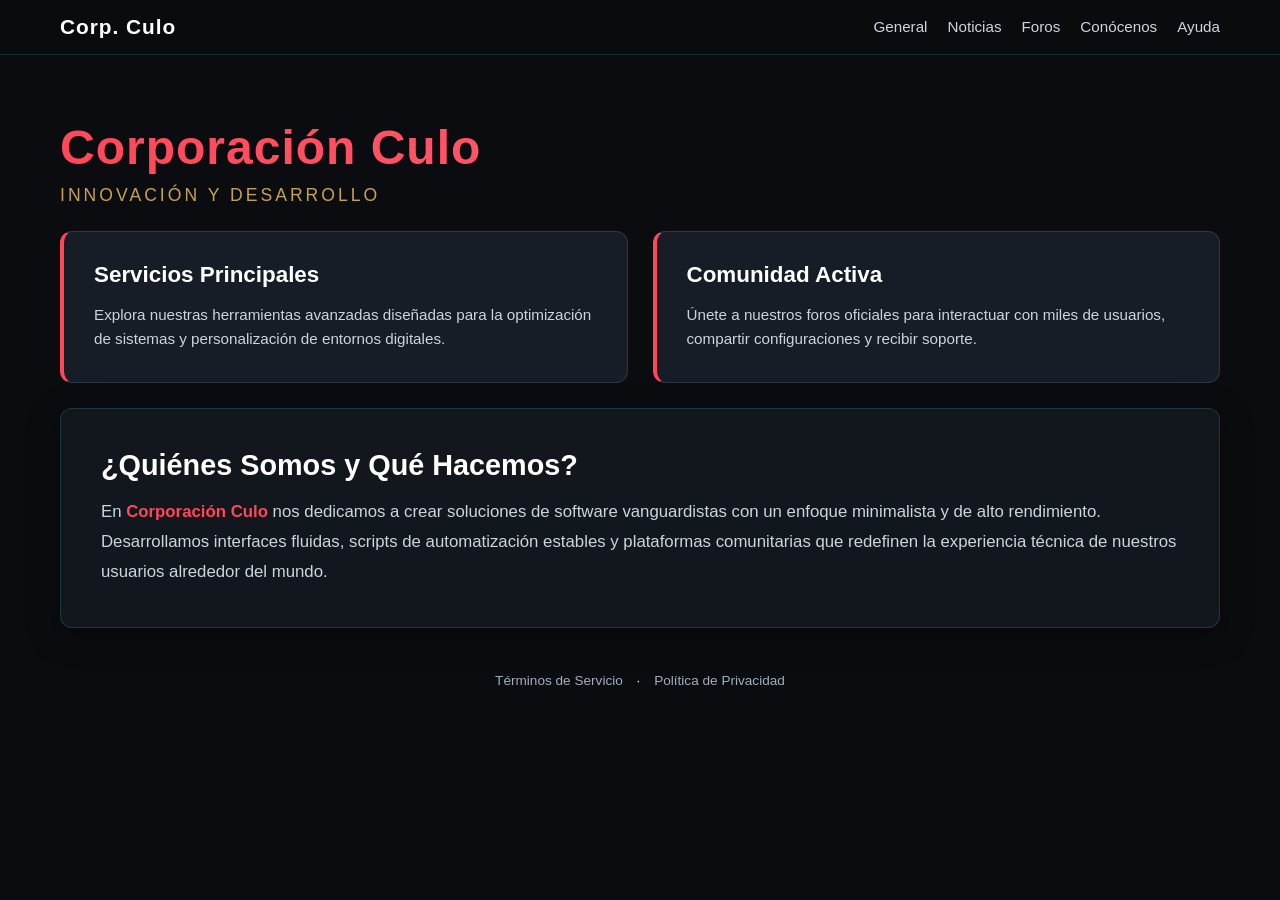
<file: index.html>
<!DOCTYPE html>
<html lang="es">
<head>
    <meta charset="UTF-8">
    <meta name="viewport" content="width=device-width, initial-scale=1.0">
    <title>Corporación Culo — Sitio Oficial</title>
    <link rel="stylesheet" href="style.css">
</head>
<body>

    <!-- Barra de Navegación -->
    <nav class="navbar">
        <div class="nav-container">
            <a href="index.html" class="nav-logo">Corp. Culo</a>
            <ul class="nav-menu">
                <li><a href="general.html" class="nav-link">General</a></li>
                <li><a href="noticias.html" class="nav-link">Noticias</a></li>
                <li><a href="foro.html" class="nav-link">Foros</a></li>
                <li><a href="conocenos.html" class="nav-link">Conócenos</a></li>
                <li><a href="Ayuda.html" class="nav-link">Ayuda</a></li>
            </ul>
        </div>
    </nav>

    <!-- Contenido Principal -->
    <main class="main-content">
        <div class="hero-section">
            <h1>Corporación Culo</h1>
            <p class="subtitle">Innovación y Desarrollo</p>
        </div>

        <!-- Fila con 2 cuadros divididos -->
        <section class="grid-two-columns">
            <div class="card-box">
                <h3>Servicios Principales</h3>
                <p>Explora nuestras herramientas avanzadas diseñadas para la optimización de sistemas y personalización de entornos digitales.</p>
            </div>
            <div class="card-box">
                <h3>Comunidad Activa</h3>
                <p>Únete a nuestros foros oficiales para interactuar con miles de usuarios, compartir configuraciones y recibir soporte.</p>
            </div>
        </section>

        <!-- Cuadro largo inferior (Ocupa todo el largo de la pantalla) -->
        <section class="full-width-card">
            <div class="about-company">
                <h2>¿Quiénes Somos y Qué Hacemos?</h2>
                <p>En <strong>Corporación Culo</strong> nos dedicamos a crear soluciones de software vanguardistas con un enfoque minimalista y de alto rendimiento. Desarrollamos interfaces fluidas, scripts de automatización estables y plataformas comunitarias que redefinen la experiencia técnica de nuestros usuarios alrededor del mundo.</p>
            </div>
        </section>

        <!-- Enlaces del Pie -->
        <footer class="footer-links">
            <a href="#">Términos de Servicio</a> · 
            <a href="#">Política de Privacidad</a>
        </footer>
    </main>

</body>
</html>
</file>
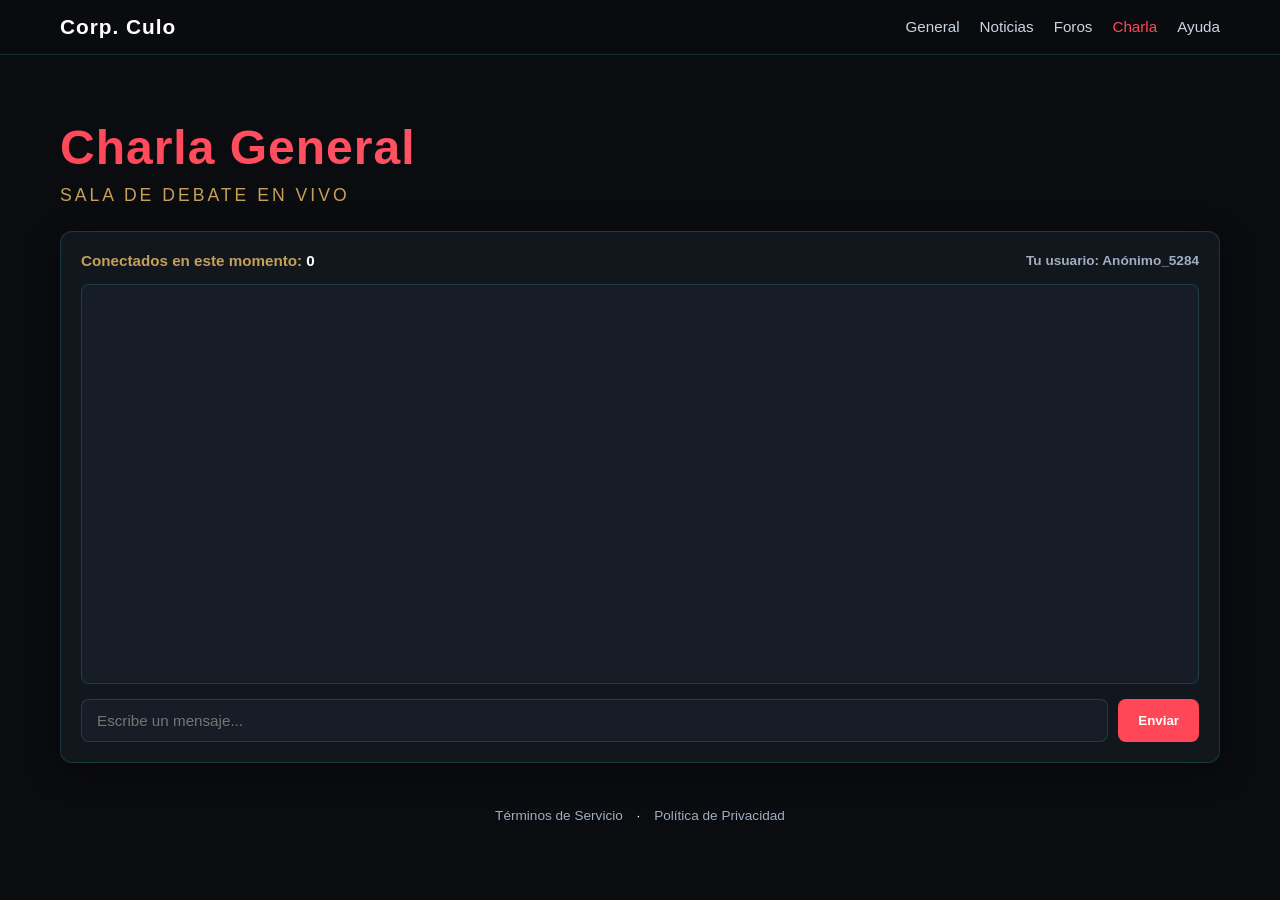
<file: charla-general.html>
<!DOCTYPE html>
<html lang="es">
<head>
    <meta charset="UTF-8">
    <meta name="viewport" content="width=device-width, initial-scale=1.0">
    <title>Charla General - Corporación Culo</title>
    <link rel="stylesheet" href="style.css">
    <style>
        /* Estilos adicionales específicos para el diseño del chat dentro de tu estructura */
        .chat-container-box {
            background: rgba(31, 40, 51, 0.4);
            border: 1px solid var(--border-color);
            border-radius: 12px;
            padding: 20px;
            display: flex;
            flex-direction: column;
            gap: 15px;
            box-shadow: 0 8px 32px 0 rgba(0, 0, 0, 0.4);
        }

        .chat-header-status {
            display: flex;
            justify-content: space-between;
            align-items: center;
            color: var(--text-gold);
            font-size: 0.95rem;
            font-weight: 600;
        }

        #chatBox {
            height: 400px;
            border: 1px solid var(--border-color);
            border-radius: 8px;
            background-color: var(--card-bg);
            overflow-y: auto;
            padding: 15px;
            display: flex;
            flex-direction: column;
            gap: 12px;
        }

        .message-row {
            display: flex;
            gap: 12px;
            align-items: flex-start;
        }

        .message-row .avatar {
            background-color: #1f2833;
            color: var(--text-gold);
            border: 1px solid var(--border-color);
            padding: 8px 10px;
            border-radius: 6px;
            font-size: 0.75rem;
            font-weight: bold;
            min-width: 45px;
            text-align: center;
        }

        .message-row.user-me .avatar {
            background-color: var(--accent-red);
            color: #ffffff;
        }

        .message-content {
            background: rgba(255, 255, 255, 0.03);
            border: 1px solid rgba(255, 255, 255, 0.05);
            padding: 10px 14px;
            border-radius: 8px;
            flex: 1;
        }

        .msg-user {
            font-size: 0.85rem;
            color: var(--text-gold);
            font-weight: bold;
            margin-bottom: 4px;
        }

        .msg-text {
            color: #cbd5e0;
            font-size: 0.95rem;
            word-break: break-word;
        }

        .msg-time {
            font-size: 0.75rem;
            color: #a0aec0;
            display: block;
            margin-top: 4px;
            text-align: right;
        }

        .chat-input-area {
            display: flex;
            gap: 10px;
        }

        .chat-input {
            flex: 1;
            background-color: var(--card-bg);
            border: 1px solid var(--border-color);
            border-radius: 8px;
            padding: 12px 15px;
            color: #ffffff;
            font-size: 0.95rem;
        }

        .chat-input:focus {
            outline: none;
            border-color: var(--accent-red);
        }

        .btn-send {
            background-color: var(--accent-red);
            color: white;
            border: none;
            padding: 0 20px;
            border-radius: 8px;
            font-weight: bold;
            cursor: pointer;
            transition: background-color 0.2s;
        }

        .btn-send:hover {
            background-color: var(--accent-hover);
        }
    </style>
</head>
<body>

    <!-- Barra de Navegación -->
    <nav class="navbar">
        <div class="nav-container">
            <a href="index.html" class="nav-logo">Corp. Culo</a>
            <ul class="nav-menu">
                <li><a href="index.html" class="nav-link">General</a></li>
                <li><a href="noticias.html" class="nav-link">Noticias</a></li>
                <li><a href="foro.html" class="nav-link">Foros</a></li>
                <li><a href="charla-general.html" class="nav-link active">Charla</a></li>
                <li><a href="ayuda.html" class="nav-link">Ayuda</a></li>
            </ul>
        </div>
    </nav>

    <!-- Contenido Principal -->
    <main class="main-content">
        <div>
            <h1>Charla General</h1>
            <p class="subtitle">Sala de debate en vivo</p>
        </div>

        <div class="chat-container-box">
            <div class="chat-header-status">
                <span>Conectados en este momento: <strong id="onlineCount" style="color: #ffffff;">0</strong></span>
                <span id="currentUserDisplay" style="font-size: 0.85rem; color: #a0aec0;"></span>
            </div>

            <div id="chatBox">
                <!-- Los mensajes se cargarán dinámicamente aquí -->
            </div>

            <form class="chat-input-area" id="chatForm" onsubmit="enviarMensaje(event); return false;">
                <input type="text" class="chat-input" id="chatInput" placeholder="Escribe un mensaje..." autocomplete="off" required>
                <button type="submit" class="btn-send">Enviar</button>
            </form>
        </div>

        <footer class="footer-links">
            <a href="#">Términos de Servicio</a> · 
            <a href="#">Política de Privacidad</a>
        </footer>
    </main>

    <!-- Script de Sincronización y Gestión de Usuario por 24 horas -->
    <script>
        const chatBox = document.getElementById('chatBox');

        // --- GESTIÓN DE USUARIO (Expira en 24 horas) ---
        function obtenerUsuario() {
            const storedData = localStorage.getItem('chat_user_session_24h');
            const now = new Date().getTime();
            const EXPIRATION_TIME = 24 * 60 * 60 * 1000; // 24 horas en milisegundos

            if (storedData) {
                const parsed = JSON.parse(storedData);
                // Si no han pasado 24 horas, reutilizamos el nombre
                if (now - parsed.timestamp < EXPIRATION_TIME) {
                    return parsed.username;
                }
            }

            // Si no existe o ya expiró, salta el pop-up (prompt)
            let username = prompt("¿Cuál sería tu nombre de usuario para las próximas 24 horas en Charla General?");
            if (!username || username.trim() === "") {
                username = "Anónimo_" + Math.floor(1000 + Math.random() * 9000);
            } else {
                username = username.trim();
            }

            // Guardamos el nombre junto con la hora actual
            localStorage.setItem('chat_user_session_24h', JSON.stringify({
                username: username,
                timestamp: now
            }));

            return username;
        }

        const miNombreUsuario = obtenerUsuario();
        
        // Mostrar en pantalla qué usuario está activo
        document.getElementById('currentUserDisplay').textContent = `Tu usuario: ${miNombreUsuario}`;

        window.onload = function() {
            actualizarChat();
            // Polling cada 0.5 segundos (500 milisegundos)
            setInterval(actualizarChat, 500);
        };

        // --- FUNCIÓN DE POLLING (Consulta a PHP cada 0.5s) ---
        async function actualizarChat() {
            try {
                const response = await fetch(`api.php?action=poll&username=${encodeURIComponent(miNombreUsuario)}`);
                const data = await response.json();

                // Actualizar contador de usuarios conectados
                const onlineCountElem = document.getElementById('onlineCount');
                if (onlineCountElem) {
                    onlineCountElem.textContent = data.active_users;
                }

                // Renderizar los mensajes devueltos por el servidor
                chatBox.innerHTML = '';
                data.messages.forEach(msg => {
                    const nuevoMensaje = document.createElement('div');
                    
                    if (msg.username === miNombreUsuario) {
                        nuevoMensaje.className = 'message-row user-me';
                        nuevoMensaje.innerHTML = `
                            <div class="avatar">TÚ</div>
                            <div class="message-content">
                                <div class="msg-user">${msg.username}</div>
                                <div class="msg-text">${msg.texto}</div>
                                <span class="msg-time">${msg.hora}</span>
                            </div>
                        `;
                    } else {
                        nuevoMensaje.className = 'message-row';
                        nuevoMensaje.innerHTML = `
                            <div class="avatar">USER</div>
                            <div class="message-content">
                                <div class="msg-user">${msg.username}</div>
                                <div class="msg-text">${msg.texto}</div>
                                <span class="msg-time">${msg.hora}</span>
                            </div>
                        `;
                    }
                    chatBox.appendChild(nuevoMensaje);
                });

                // Mantener el scroll al fondo si el usuario está leyendo lo último
                chatBox.scrollTop = chatBox.scrollHeight;
            } catch (err) {
                console.error("Error sincronizando con el servidor:", err);
            }
        }

        // --- ENVIAR MENSAJE AL SERVIDOR PHP ---
        async function enviarMensaje(e) {
            if (e) e.preventDefault();
            const input = document.getElementById('chatInput');
            const texto = input.value.trim();
            
            if (texto === "") return false;

            const formData = new FormData();
            formData.append('action', 'send');
            formData.append('username', miNombreUsuario);
            formData.append('message', texto);

            input.value = "";

            await fetch('api.php', {
                method: 'POST',
                body: formData
            });

            actualizarChat();
            return false;
        }
    </script>
</body>
</html>
</file>
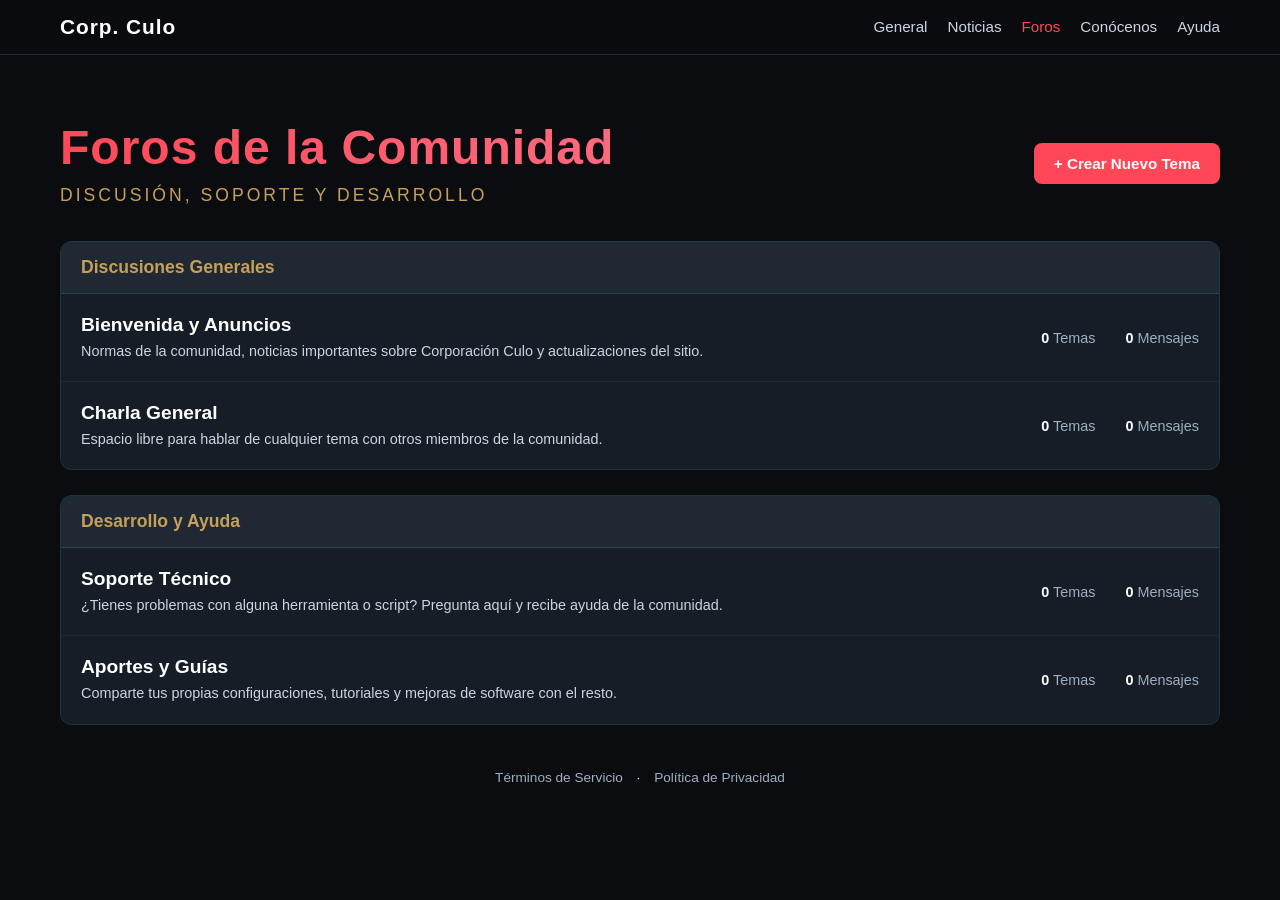
<file: foro.html>
<!DOCTYPE html>
<html lang="es">
<head>
    <meta charset="UTF-8">
    <meta name="viewport" content="width=device-width, initial-scale=1.0">
    <title>Foros — Corporación Culo</title>
    <link rel="stylesheet" href="style.css">
</head>
<body>

    <!-- Barra de Navegación -->
    <nav class="navbar">
        <div class="nav-container">
            <a href="index.html" class="nav-logo">Corp. Culo</a>
            <ul class="nav-menu">
                <li><a href="index.html#general" class="nav-link">General</a></li>
                <li><a href="index.html#noticias" class="nav-link">Noticias</a></li>
                <li><a href="Foro.html" class="nav-link active">Foros</a></li>
                <li><a href="index.html#conocenos" class="nav-link">Conócenos</a></li>
                <li><a href="index.html#ayuda" class="nav-link">Ayuda</a></li>
            </ul>
        </div>
    </nav>

    <!-- Contenido Principal del Foro -->
    <main class="main-content">
        <div class="forum-header">
            <div>
                <h1>Foros de la Comunidad</h1>
                <p class="subtitle">Discusión, Soporte y Desarrollo</p>
            </div>
            <!-- Botón de acción rápida para el foro -->
            <a href="#" class="btn-forum" onclick="alert('Funcionalidad para usuarios registrados.'); return false;">+ Crear Nuevo Tema</a>
        </div>

        <!-- CATEGORÍA 1: GENERAL -->
        <section class="forum-category">
            <div class="category-title">Discusiones Generales</div>
            
            <!-- Foro ítem 1 -->
            <div class="forum-row">
                <div class="forum-info">
                    <a href="#" class="forum-name">Bienvenida y Anuncios</a>
                    <p class="forum-description">Normas de la comunidad, noticias importantes sobre Corporación Culo y actualizaciones del sitio.</p>
                </div>
                <div class="forum-stats">
                    <span><strong>0</strong> Temas</span>
                    <span><strong>0</strong> Mensajes</span>
                </div>
            </div>

            <!-- Foro ítem 2 -->
            <div class="forum-row">
                <div class="forum-info">
                    <!-- ENLACE CONECTADO AL CHAT EN VIVO -->
                    <a href="charla-general.html" class="forum-name">Charla General</a>
                    <p class="forum-description">Espacio libre para hablar de cualquier tema con otros miembros de la comunidad.</p>
                </div>
                <div class="forum-stats">
                    <span><strong>0</strong> Temas</span>
                    <span><strong>0</strong> Mensajes</span>
                </div>
            </div>
        </section>

        <!-- CATEGORÍA 2: SOPORTE Y DESARROLLO -->
        <section class="forum-category">
            <div class="category-title">Desarrollo y Ayuda</div>
            
            <!-- Foro ítem 3 -->
            <div class="forum-row">
                <div class="forum-info">
                    <a href="#" class="forum-name">Soporte Técnico</a>
                    <p class="forum-description">¿Tienes problemas con alguna herramienta o script? Pregunta aquí y recibe ayuda de la comunidad.</p>
                </div>
                <div class="forum-stats">
                    <span><strong>0</strong> Temas</span>
                    <span><strong>0</strong> Mensajes</span>
                </div>
            </div>

            <!-- Foro ítem 4 -->
            <div class="forum-row">
                <div class="forum-info">
                    <a href="#" class="forum-name">Aportes y Guías</a>
                    <p class="forum-description">Comparte tus propias configuraciones, tutoriales y mejoras de software con el resto.</p>
                </div>
                <div class="forum-stats">
                    <span><strong>0</strong> Temas</span>
                    <span><strong>0</strong> Mensajes</span>
                </div>
            </div>
        </section>

        <!-- Enlaces del Pie -->
        <footer class="footer-links">
            <a href="#">Términos de Servicio</a> · 
            <a href="#">Política de Privacidad</a>
        </footer>
    </main>

</body>
</html>
</file>
<file: style.css>
/* Variables de Color e Identidad Visual */
:root {
    --bg-color: #0b0c10;
    --card-bg: #161d26;
    --nav-bg: rgba(11, 12, 16, 0.95);
    --text-gold: #c5a059;
    --accent-red: #ff4757;
    --accent-hover: #ff6b81;
    --border-color: rgba(69, 243, 255, 0.15);
}

/* Configuración General */
* {
    box-sizing: border-box;
    margin: 0;
    padding: 0;
    font-family: 'Segoe UI', Tahoma, Geneva, Verdana, sans-serif;
}

body {
    background-color: var(--bg-color);
    color: #ffffff;
    min-height: 100vh;
}

/* Barra de Navegación */
.navbar {
    background-color: var(--nav-bg);
    border-bottom: 1px solid var(--border-color);
    position: fixed;
    top: 0;
    left: 0;
    width: 100%;
    z-index: 1000;
    backdrop-filter: blur(5px);
}

.nav-container {
    max-width: 1200px;
    margin: 0 auto;
    display: flex;
    justify-content: space-between;
    align-items: center;
    padding: 15px 20px;
}

.nav-logo {
    color: #ffffff;
    font-size: 1.3rem;
    font-weight: bold;
    text-decoration: none;
    letter-spacing: 1px;
}

.nav-menu {
    display: flex;
    list-style: none;
    gap: 20px;
}

.nav-link {
    color: #cbd5e0;
    text-decoration: none;
    font-size: 0.95rem;
    font-weight: 500;
    transition: color 0.2s ease;
}

.nav-link:hover, .nav-link.active {
    color: var(--accent-red);
}

/* Layout y Contenedor Principal */
.main-content {
    max-width: 1200px;
    margin: 0 auto;
    padding: 120px 20px 40px 20px; 
    display: flex;
    flex-direction: column;
    gap: 25px; 
}

/* Títulos y Encabezados */
h1 {
    font-size: 3rem;
    margin-bottom: 10px;
    font-weight: 700;
    letter-spacing: 1px;
    background: linear-gradient(45deg, #ff4757, #ff6b81);
    -webkit-background-clip: text;
    -webkit-text-fill-color: transparent;
}

.subtitle {
    color: var(--text-gold);
    font-size: 1.1rem;
    text-transform: uppercase;
    letter-spacing: 3px;
}

/* --- ESTILOS COMPONENTES DEL FORO --- */
.forum-header {
    display: flex;
    justify-content: space-between;
    align-items: center;
    margin-bottom: 10px;
}

.btn-forum {
    background-color: var(--accent-red);
    color: white;
    text-decoration: none;
    padding: 12px 20px;
    border-radius: 8px;
    font-weight: bold;
    font-size: 0.95rem;
    transition: background-color 0.2s;
    white-space: nowrap;
}

.btn-forum:hover {
    background-color: var(--accent-hover);
}

.forum-category {
    background: rgba(31, 40, 51, 0.4);
    border: 1px solid var(--border-color);
    border-radius: 12px;
    overflow: hidden;
    width: 100%;
}

.category-title {
    background-color: #1f2833;
    padding: 15px 20px;
    font-weight: bold;
    font-size: 1.1rem;
    color: var(--text-gold);
    border-bottom: 1px solid var(--border-color);
}

.forum-row {
    display: flex;
    justify-content: space-between;
    align-items: center;
    padding: 20px;
    border-bottom: 1px solid rgba(255, 255, 255, 0.05);
    background-color: var(--card-bg);
    transition: background-color 0.2s;
}

.forum-row:last-child {
    border-bottom: none;
}

.forum-row:hover {
    background-color: #1c2430;
}

.forum-info {
    flex: 1;
    padding-right: 20px;
}

.forum-name {
    color: #ffffff;
    font-size: 1.2rem;
    font-weight: 600;
    text-decoration: none;
    display: inline-block;
    margin-bottom: 5px;
    transition: color 0.2s;
}

.forum-name:hover {
    color: var(--accent-red);
}

.forum-description {
    color: #cbd5e0;
    font-size: 0.9rem;
    line-height: 1.4;
}

.forum-stats {
    display: flex;
    gap: 30px;
    font-size: 0.9rem;
    color: #a0aec0;
    text-align: right;
    white-space: nowrap;
}

.forum-stats strong {
    color: #ffffff;
}

/* --- ESTILOS DE LA PÁGINA DE INICIO (Mantener compatibilidad) --- */
.grid-two-columns {
    display: grid;
    grid-template-columns: 1fr 1fr;
    gap: 25px;
    width: 100%;
}

.card-box {
    background-color: var(--card-bg);
    border: 1px solid #2d3748;
    border-radius: 12px;
    padding: 30px;
    border-left: 4px solid var(--accent-red);
    width: 100%;
}

.card-box h3 { margin-bottom: 15px; font-size: 1.4rem; color: #ffffff; }
.card-box p { color: #cbd5e0; line-height: 1.6; font-size: 0.95rem; }

.full-width-card {
    background: rgba(31, 40, 51, 0.4);
    border: 1px solid var(--border-color);
    border-radius: 12px;
    padding: 40px;
    box-shadow: 0 8px 32px 0 rgba(0, 0, 0, 0.4);
    width: 100%;
}

.about-company h2 { font-size: 1.8rem; margin-bottom: 15px; color: #ffffff; }
.about-company p { color: #cbd5e0; line-height: 1.8; font-size: 1.05rem; }
.about-company strong { color: var(--accent-red); }

/* Pie de Página */
.footer-links {
    text-align: center;
    margin-top: 20px;
    font-size: 0.85rem;
}

.footer-links a {
    color: #a0aec0;
    text-decoration: none;
    margin: 0 10px;
    transition: color 0.2s;
}

.footer-links a:hover { color: var(--accent-red); }

/* ========================================================
   RESPONSIVE DESIGN (Media Queries)
   ======================================================== */

/* --- RESOLUCIÓN PARA TABLETAS (Entre 481px y 1024px) --- */
@media (max-width: 1024px) {
    .grid-two-columns {
        grid-template-columns: 1fr; 
    }
    
    h1 {
        font-size: 2.6rem;
    }
}

/* --- RESOLUCIÓN PARA CELULARES (480px o menos) --- */
@media (max-width: 480px) {
    .grid-two-columns,
    .card-box,
    .full-width-card,
    .forum-category {
        width: 100%;
    }
    
    .forum-header {
        flex-direction: column;
        align-items: flex-start;
        gap: 15px;
    }

    .btn-forum {
        width: 100%;
        text-align: center;
    }

    .forum-row {
        flex-direction: column;
        align-items: flex-start;
        gap: 15px;
    }

    .forum-stats {
        text-align: left;
        width: 100%;
        justify-content: flex-start;
        border-top: 1px solid rgba(255, 255, 255, 0.05);
        padding-top: 10px;
    }
    
    .nav-container {
        flex-direction: column;
        gap: 10px;
    }
    
    .nav-menu {
        gap: 12px;
        flex-wrap: wrap;
        justify-content: center;
    }

    .main-content {
        padding-top: 150px; 
    }

    h1 {
        font-size: 2.1rem;
    }
}
</file>
